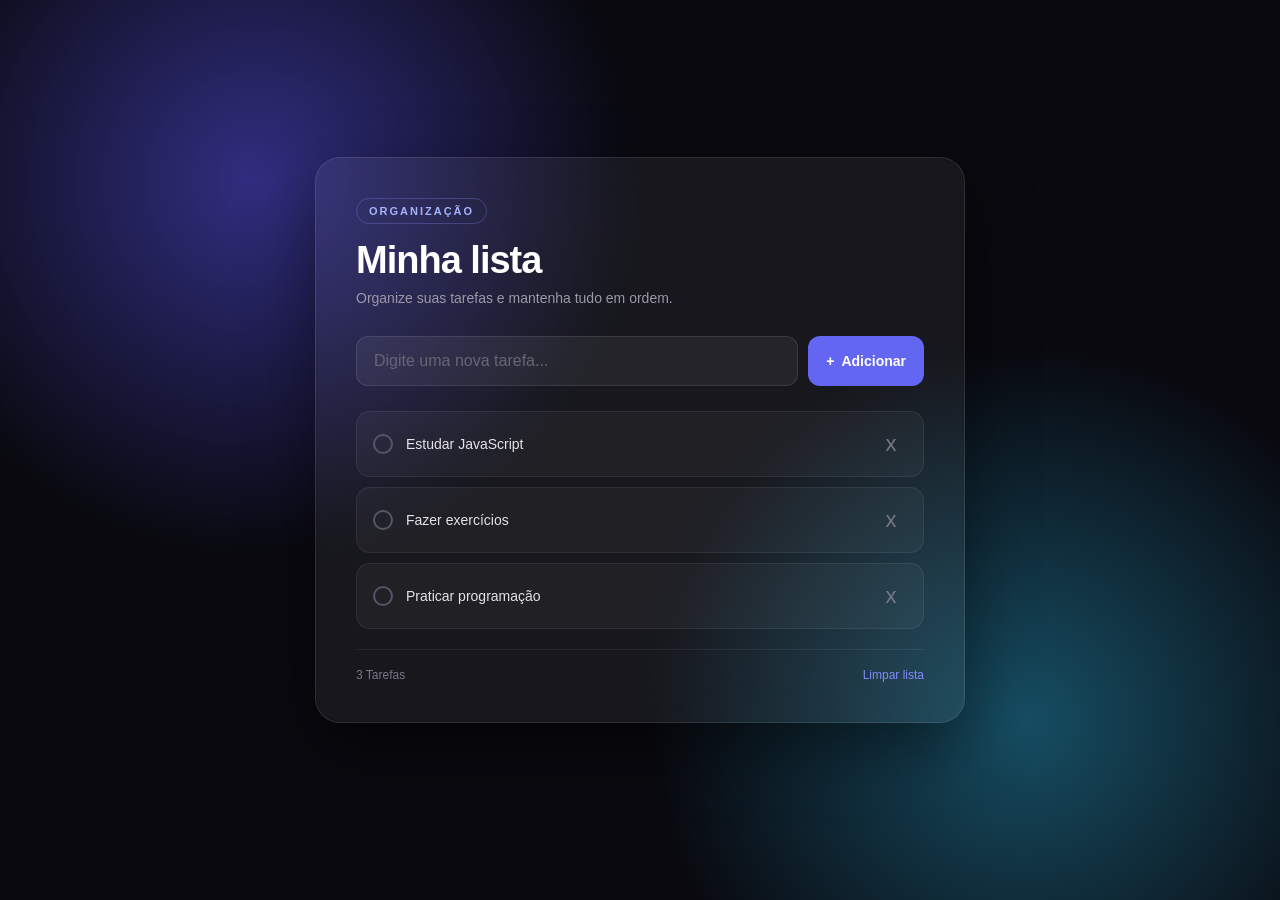
<file: AddList/index.html>
<!DOCTYPE html>
<html lang="pt-BR">

<head>
    <meta charset="UTF-8">
    <meta name="viewport" content="width=device-width, initial-scale=1.0">

    <title>Minha Lista</title>

    <link rel="stylesheet" href="style.css">
</head>

<body>

    <main class="container">

        <section class="lista">

            <div class="cabecalho">
                <span class="tag">ORGANIZAÇÃO</span>

                <h1>Minha lista</h1>

                <p>
                    Organize suas tarefas e mantenha tudo em ordem.
                </p>
            </div>

            <div class="adicionar">

                <input type="text" id="tarefa" placeholder="Digite uma nova tarefa...">

                <button id="btnAdicionar">
                    +
                    <span>Adicionar</span>
                </button>

            </div>

            <div class="tarefas">

                <div class="tarefa">
                    <div class="tarefa-conteudo">
                        <div class="check"></div>

                        <span>Estudar JavaScript</span>
                    </div>

                    <button class="btn-remover">
                        x
                    </button>
                </div>

                <div class="tarefa">
                    <div class="tarefa-conteudo">
                        <div class="check"></div>

                        <span>Fazer exercícios</span>
                    </div>

                    <button class="btn-remover">
                        x
                    </button>
                </div>

                <div class="tarefa">
                    <div class="tarefa-conteudo">
                        <div class="check"></div>

                        <span>Praticar programação</span>
                    </div>

                    <button class="btn-remover">
                        x
                    </button>
                </div>

            </div>

            <footer class="rodape">
                <span id="task">3 Tarefas</span>

                <button id="limpar">
                    Limpar lista
                </button>
            </footer>

        </section>

    </main>

    <script src="script.js"></script>
</body>

</html>
</file>
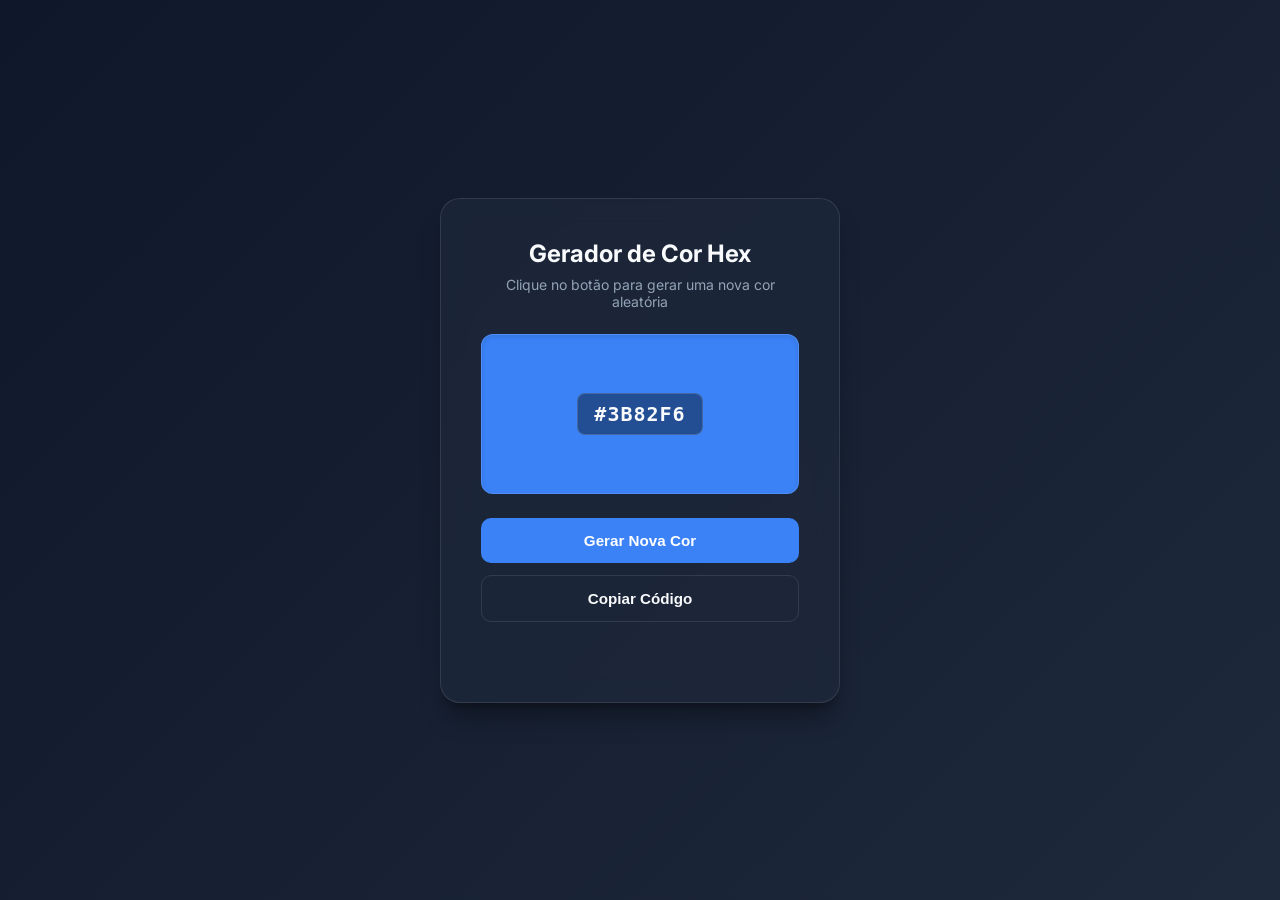
<file: color-gerenator/index.html>
<!DOCTYPE html>
<html lang="pt-BR">
<head>
    <meta charset="UTF-8">
    <meta name="viewport" content="width=device-width, initial-scale=1.0">
    <title>Gerador de Cor Hexadecimal</title>
    <link rel="stylesheet" href="style.css">
    <!-- Google Fonts -->
    <link rel="preconnect" href="https://fonts.googleapis.com">
    <link rel="preconnect" href="https://fonts.gstatic.com" crossorigin>
    <link href="https://fonts.googleapis.com/css2?family=Inter:wght@400;500;600;700&display=swap" rel="stylesheet">
</head>
<body>

    <main class="card">
        <header class="card-header">
            <h1>Gerador de Cor Hex</h1>
            <p>Clique no botão para gerar uma nova cor aleatória</p>
        </header>

        <!-- Caixa que exibirá a cor de fundo dinâmica -->
        <div class="color-display" id="colorDisplay">
            <span class="hex-code" id="hexCode">#3B82F6</span>
        </div>

        <div class="card-actions">
            <button class="btn btn-primary" id="generateBtn">Gerar Nova Cor</button>
            <button class="btn btn-secondary" id="copyBtn">Copiar Código</button>
        </div>

        <!-- Mensagem de feedback opcional para a cópia -->
        <span class="copy-feedback" id="copyFeedback">Copiado para a área de transferência!</span>
    </main>

    <script src="script.js"></script>

</body>
</html>
</file>
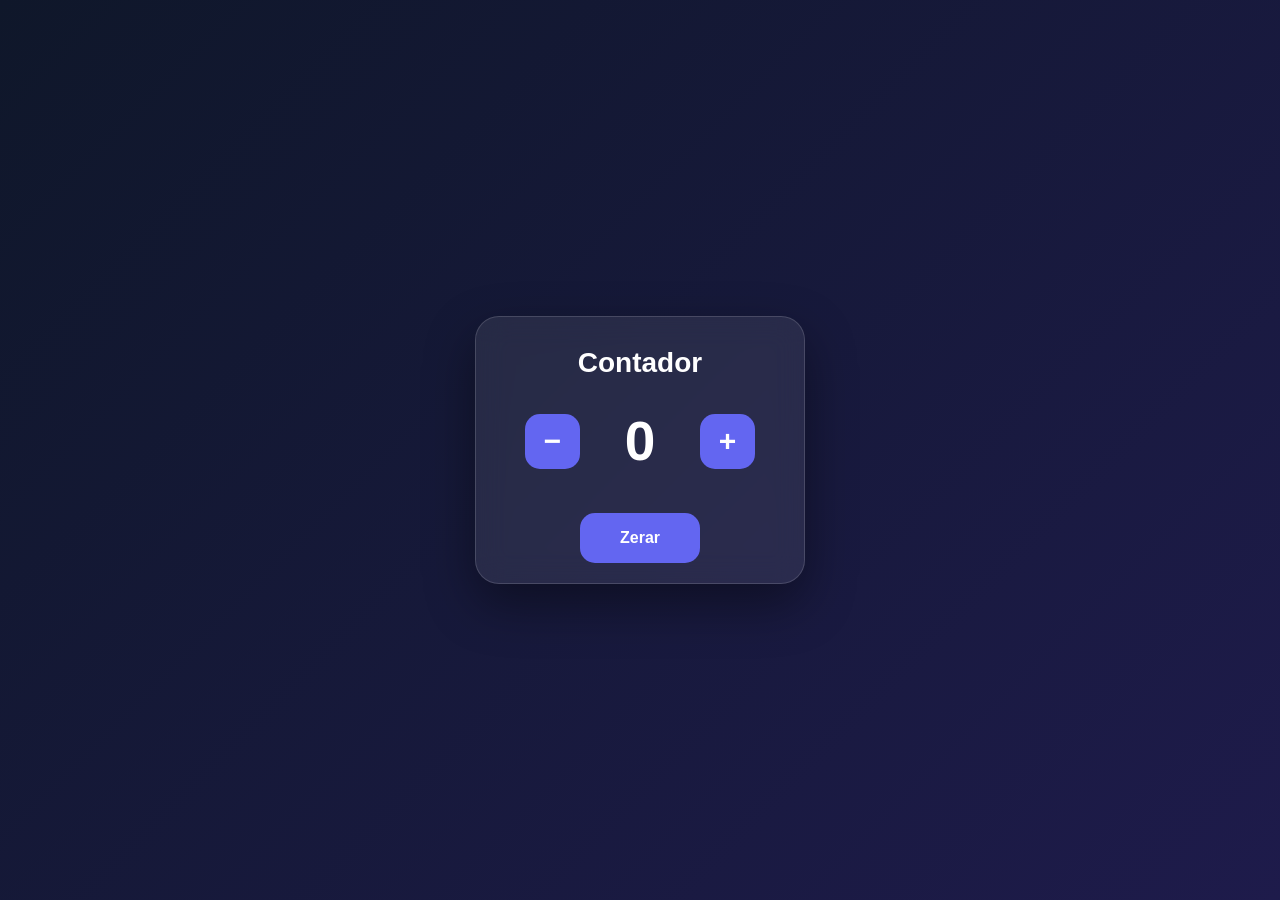
<file: Contador/index.html>
<!DOCTYPE html>
<html lang="pt-BR">

<head>
    <meta charset="UTF-8">
    <meta name="viewport" content="width=device-width, initial-scale=1.0">

    <title>Contador</title>

    <link rel="stylesheet" href="main.css">
</head>

<body>


    <div class="contador">
        <h1>Contador</h1>

        <div class="controle">
            <button id="menos">−</button>

            <span id="numero">0</span>

            <button id="mais">+</button>
        </div>
        <button id="btn-reset">Zerar</button>
    </div>

    <script src="main.js"></script>

</body>

</html>
</file>
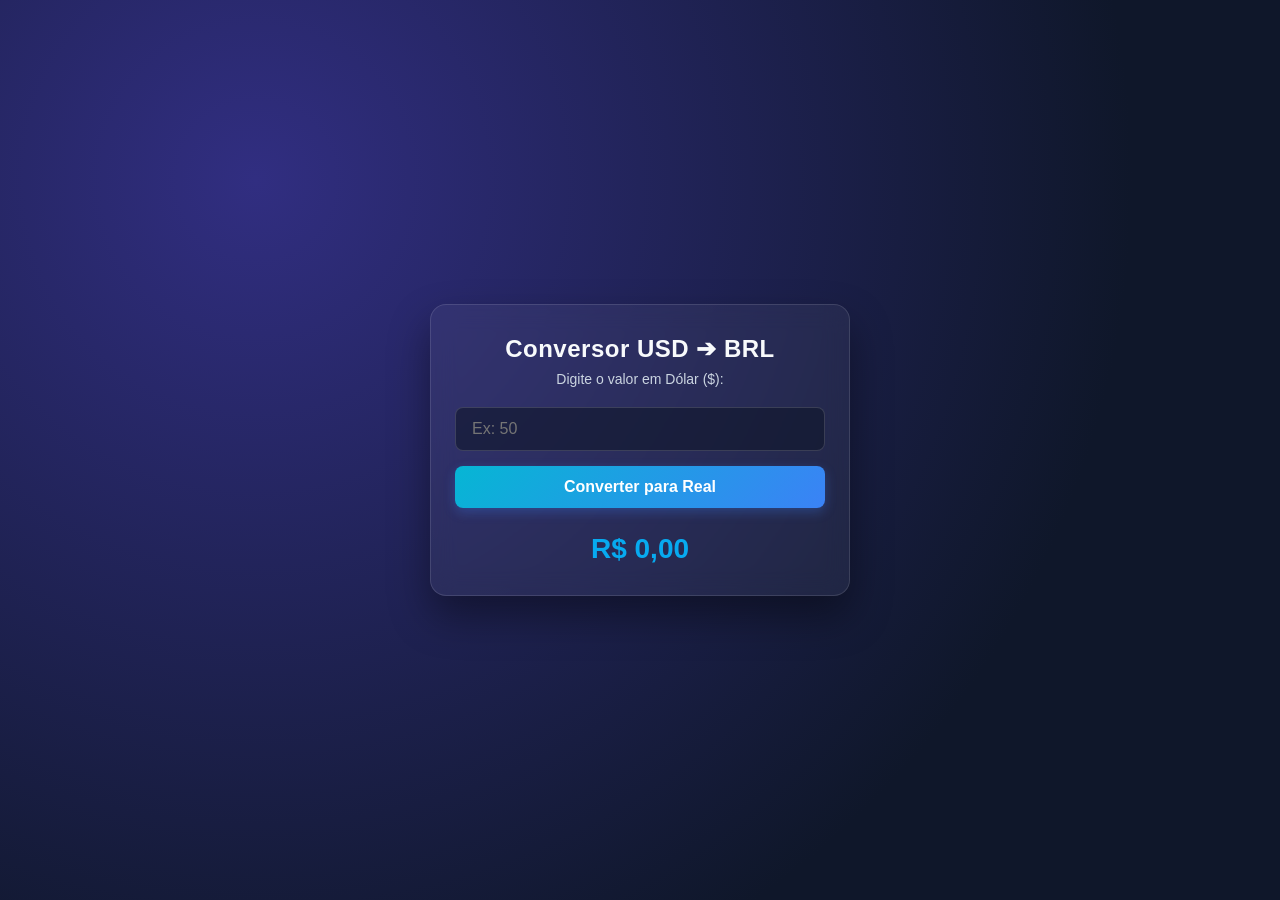
<file: conversor/index.html>
<!DOCTYPE html>
<html lang="pt-BR">
<head>
    <meta charset="UTF-8">
    <!-- ESSA TAG É OBRIGATÓRIA PARA CELULARES -->
    <meta name="viewport" content="width=device-width, initial-scale=1.0">
    <link rel="stylesheet" href="style.css">
    <title>Conversor de Moedas</title>
</head>
<body>

    <div class="card">
        <h2>Conversor USD ➔ BRL</h2>
        <p>Digite o valor em Dólar ($):</p>
        
        <input type="number" id="valor-dolar" placeholder="Ex: 50" step="0.01">
        <button id="btn-converter">Converter para Real</button>

        <div id="resultado">R$ 0,00</div>
    </div>

    <script src="javascript.js"></script>
</body>
</html>
</file>
<file: AddList/style.css>
* {
    margin: 0;
    padding: 0;
    box-sizing: border-box;
}

body {
    min-height: 100vh; /* Alterado de 50vh para 100vh */

    display: flex;
    align-items: center;
    flex-direction: column;
    justify-content: center; /* Mudado de center para flex-start para não cortar o topo se a lista crescer */
    padding: 0px 0px 10px 0px; /* Dá um respiro embaixo da página */

    font-family: Arial, sans-serif;

    background:
        radial-gradient(circle at 20% 20%,
            #312e81,
            transparent 30%),
        radial-gradient(circle at 80% 80%,
            #164e63,
            transparent 30%),
        #09090f;

    background-repeat: no-repeat;
    background-size: cover; /* Garante que o fundo cubra toda a extensão */
    color: white;
}

/*========================= */


.container {
    width: 100%;
    max-width: 650px;
    /* max-height: 560px; <-- REMOVA OU COMENTE ESSA LINHA PARA A CAIXA CRESCER */
    margin-top: 10px;
    margin-bottom: 20px;
}

.lista {
    padding: 40px;

    border: 1px solid rgba(255, 255, 255, 0.1);

    border-radius: 25px;

    background: rgba(255, 255, 255, 0.06);

    backdrop-filter: blur(20px);

    box-shadow:
        0 25px 70px rgba(0, 0, 0, 0.45);
}

/* CABEÇALHO */

.cabecalho {
    margin-bottom: 30px;
}

.tag {
    display: inline-block;

    margin-bottom: 15px;
    padding: 6px 12px;

    border: 1px solid rgba(129, 140, 248, 0.3);

    border-radius: 50px;

    color: #a5b4fc;

    font-size: 11px;
    font-weight: bold;

    letter-spacing: 2px;
}

.cabecalho h1 {
    margin-bottom: 8px;

    font-size: 38px;

    letter-spacing: -1px;
}

.cabecalho p {
    color: #9999a8;

    font-size: 14px;
}

/* ÁREA DE ADICIONAR */

.adicionar {
    display: flex;

    gap: 10px;

    margin-bottom: 25px;
}

.adicionar input {
    flex: 1;

    min-width: 0;

    padding: 15px 17px;

    border: 1px solid rgba(255, 255, 255, 0.1);

    border-radius: 12px;

    outline: none;

    background: rgba(255, 255, 255, 0.06);

    color: white;

    font-size: 16px;

    transition: 0.2s;
}

.adicionar input::placeholder {
    color: #666675;
}

.adicionar input:focus {
    border-color: #6366f1;

    box-shadow:
        0 0 0 3px rgba(99, 102, 241, 0.12);
}

.adicionar button {
    display: flex;
    align-items: center;
    justify-content: center;

    gap: 7px;

    padding: 0 18px;

    border: none;

    border-radius: 12px;

    background: #6366f1;

    color: white;

    font-size: 14px;
    font-weight: bold;

    cursor: pointer;

    transition: 0.2s;
}

.adicionar button:first-letter {
    font-size: 22px;
}

.adicionar button:hover {
    background: #818cf8;

    transform: translateY(-1px);
}

/* TAREFAS */

.tarefas {
    display: flex;

    flex-direction: column;

    gap: 10px;
}

.tarefa {
    display: flex;

    align-items: center;
    justify-content: space-between;

    padding: 16px;

    border: 1px solid rgba(255, 255, 255, 0.07);

    border-radius: 14px;

    background: rgba(255, 255, 255, 0.04);

    transition: 0.2s;
}

.tarefa:hover {
    background: rgba(255, 255, 255, 0.07);

    transform: translateX(3px);
}

.tarefa-conteudo {
    display: flex;

    align-items: center;

    gap: 13px;
}

.tarefa-conteudo span {
    color: #e4e4e7;

    font-size: 14px;
}

/* CHECK */

.check {
    width: 20px;
    height: 20px;

    border: 2px solid #555568;

    border-radius: 50%;

    cursor: pointer;

    transition: 0.2s;
}

.check:hover {
    border-color: #818cf8;

    background: rgba(129, 140, 248, 0.15);
}

/* Quando a tarefa estiver concluída, muda a cor do check e risca o texto */
.tarefa.concluida .check {
    background-color: #06f30e; /* Muda a cor do check para verde */
    box-shadow: 0px 00px 20px 2px #06f30e;
    border-color: #06f30e;
}

.tarefa.concluida span {
    text-decoration: line-through; /* Risca o texto */
    color: #888; /* Deixa o texto mais cinza */
}

/* BOTÃO REMOVER */

.btn-remover {
    width: 32px;
    height: 32px;

    border: none;

    border-radius: 8px;

    background: transparent;

    color: #777788;

    font-size: 22px;

    cursor: pointer;

    transition: 0.2s;
}

.btn-remover:hover {
    background: rgba(239, 68, 68, 0.12);

    color: #f87171;
}

/* RODAPÉ */

.rodape {
    display: flex;

    align-items: center;
    justify-content: space-between;

    margin-top: 20px;
    padding-top: 18px;

    border-top: 1px solid rgba(255, 255, 255, 0.07);

    color: #777788;

    font-size: 12px;
}

#limpar {
    border: none;

    background: transparent;

    color: #818cf8;

    font-size: 12px;

    cursor: pointer;
}

#limpar:hover {
    color: #a5b4fc;
}

/* RESPONSIVO */

@media (max-width: 550px) {

    .container {
        padding: 15px;
    }

    .lista {
        padding: 25px 20px;
    }

    .cabecalho h1 {
        font-size: 32px;
    }

    .adicionar {
        flex-direction: column;
    }

    .adicionar button {
        min-height: 48px;
    }
}
</file>
<file: color-gerenator/style.css>
/* Variáveis e Configurações Globais */
:root {
    --bg-gradient: linear-gradient(135deg, #0f172a 0%, #1e293b 100%);
    --card-bg: rgba(30, 41, 59, 0.7);
    --border-color: rgba(255, 255, 255, 0.1);
    --text-primary: #f8fafc;
    --text-secondary: #94a3b8;
    --accent: #3b82f6;
    --accent-hover: #2563eb;
    --transition: all 0.3s cubic-bezier(0.4, 0, 0.2, 1);
}

* {
    margin: 0;
    padding: 0;
    box-sizing: border-box;
}

body {
    font-family: 'Inter', sans-serif;
    background: var(--bg-gradient);
    color: var(--text-primary);
    min-height: 100vh;
    display: flex;
    justify-content: center;
    align-items: center;
    padding: 1rem;
}

/* Container do Cartão (Glassmorphism) */
.card {
    background: var(--card-bg);
    backdrop-filter: blur(12px);
    -webkit-backdrop-filter: blur(12px);
    border: 1px solid var(--border-color);
    border-radius: 20px;
    padding: 2.5rem;
    width: 100%;
    max-width: 400px;
    box-shadow: 0 20px 25px -5px rgba(0, 0, 0, 0.3), 
                0 8px 10px -6px rgba(0, 0, 0, 0.3);
    display: flex;
    flex-direction: column;
    gap: 1.5rem;
    animation: fadeIn 0.6s ease-out;
}

/* Cabeçalho */
.card-header {
    text-align: center;
}

.card-header h1 {
    font-size: 1.5rem;
    font-weight: 700;
    margin-bottom: 0.5rem;
}

.card-header p {
    font-size: 0.875rem;
    color: var(--text-secondary);
}

/* Display da Cor */
.color-display {
    width: 100%;
    height: 160px;
    background-color: #3b82f6; /* Valor inicial correspondente ao HTML */
    border-radius: 12px;
    border: 1px solid var(--border-color);
    display: flex;
    justify-content: center;
    align-items: center;
    box-shadow: inset 0 2px 4px rgba(0, 0, 0, 0.1);
    transition: background-color 0.4s ease;
}

.hex-code {
    background: rgba(0, 0, 0, 0.4);
    backdrop-filter: blur(4px);
    padding: 0.5rem 1rem;
    border-radius: 8px;
    font-family: monospace;
    font-size: 1.25rem;
    font-weight: 600;
    letter-spacing: 1px;
    border: 1px solid rgba(255, 255, 255, 0.15);
}

/* Ações / Botões */
.card-actions {
    display: flex;
    flex-direction: column;
    gap: 0.75rem;
}

.btn {
    width: 100%;
    padding: 0.875rem;
    border-radius: 10px;
    font-size: 0.95rem;
    font-weight: 600;
    cursor: pointer;
    border: none;
    transition: var(--transition);
}

.btn-primary {
    background-color: var(--accent);
    color: white;
}

.btn-primary:hover {
    background-color: var(--accent-hover);
    transform: translateY(-2px);
    box-shadow: 0 4px 12px rgba(59, 130, 246, 0.4);
}

.btn-secondary {
    background: transparent;
    color: var(--text-primary);
    border: 1px solid var(--border-color);
}

.btn-secondary:hover {
    background: rgba(255, 255, 255, 0.05);
    border-color: rgba(255, 255, 255, 0.2);
}

/* Feedback de cópia (Dica: você pode alternar a opacidade ou classe no JS) */
.copy-feedback {
    text-align: center;
    font-size: 0.75rem;
    color: #10b981;
    opacity: 0;
    transition: opacity 0.3s ease;
    height: 1rem;
}

/* Animação inicial */
@keyframes fadeIn {
    from {
        opacity: 0;
        transform: translateY(15px);
    }
    to {
        opacity: 1;
        transform: translateY(0);
    }
}
</file>
<file: Contador/main.css>
* {
    margin: 0;
    padding: 0;
    box-sizing: border-box;
}

body {
    width: 100%;
    height: 100vh;
    touch-action: manipulation;
    font-family: Arial, sans-serif;
    background: linear-gradient(135deg, #0f172a, #1e1b4b);
    color: white;
}


/* =========================
   CONTADOR
========================= */

.contador {
    position: absolute;
    top: 50%;
    left: 50%;
    transform: translate(-50%, -50%);
    width: 330px;
    padding: 30px 30px 20px 30px;
    text-align: center;
    background: rgba(255, 255, 255, 0.08);
    border: 1px solid rgba(255, 255, 255, 0.15);
    border-radius: 24px;
    box-shadow: 0 20px 50px rgba(0, 0, 0, 0.4);
    backdrop-filter: blur(15px);
}


/* TÍTULO */

.contador h1 {
    margin-bottom: 30px;
    font-size: 28px;
}


/* =========================
   CONTROLES
========================= */

.controle {
    display: flex;
    align-items: center;
    justify-content: center;
    gap: 25px;
}


.controle button {
    width: 55px;
    height: 55px;
    border: none;
    border-radius: 15px;
    background: #6366f1;
    color: white;
    font-size: 30px;
    font-weight: bold;
    cursor: pointer;
    transition: 0.2s;
}

#btn-reset {
    width: 120px;
    height: 50px;
    border: none;
    margin-top: 40px;
    border-radius: 15px;
    background: #6366f1;
    color: white;
    font-size: 1rem;
    font-weight: bold;
    cursor: pointer;
    transition: 0.2s;
}

.controle button:hover, #btn-reset:hover {
    background: #818cf8;
    transform: scale(1.08);
}

.controle button:active, #btn-reset:active {
    transform: scale(0.95);
}


/* =========================
   NÚMERO
========================= */

#numero {
    min-width: 70px;
    font-size: 55px;
    font-weight: bold;
    color: white;
}
</file>
<file: conversor/style.css>
* {
    margin: 0;
    padding: 0;
    box-sizing: border-box;
    font-family: 'Segoe UI', Tahoma, Geneva, Verdana, sans-serif;
}

body {
    /* Fundo degradê moderno com tons profundos */
    background: radial-gradient(circle at 20% 20%, #312e81, #0f172a 70%), 
                linear-gradient(135deg, #1e1b4b 0%, #030712 100%);
    background-repeat: no-repeat;
    background-attachment: fixed;
    min-height: 100vh;
    min-height: 100dvh;
    display: flex;
    justify-content: center;
    align-items: center;
    color: #f8fafc;
    padding: 16px; /* Reduzido levemente o padding lateral do corpo para dar mais espaço ao card */
}

.card {
    /* Efeito de Vidro (Glassmorphism) */
    background: rgba(255, 255, 255, 0.05);
    backdrop-filter: blur(12px);
    -webkit-backdrop-filter: blur(12px);
    border: 1px solid rgba(255, 255, 255, 0.12);
    border-radius: 16px;
    padding: 30px 24px; /* Padding interno proporcional */
    width: 100%;
    max-width: 420px; /* Aumentado ligeiramente para dar maisrespiro no desktop e mobile largo */
    box-shadow: 0 20px 40px rgba(0, 0, 0, 0.4);
    text-align: center;
}

h2 {
    font-size: 24px;
    margin-bottom: 8px;
    letter-spacing: 0.5px;
}

p {
    font-size: 14px;
    color: #cbd5e1;
    margin-bottom: 20px;
}

input {
    width: 100%;
    padding: 12px 16px;
    font-size: 16px;
    background: rgba(15, 23, 42, 0.6);
    border: 1px solid rgba(255, 255, 255, 0.15);
    border-radius: 8px;
    color: #fff;
    outline: none;
    transition: all 0.3s ease;
    margin-bottom: 15px;
}

input:focus {
    border-color: #38bdf8;
    box-shadow: 0 0 10px rgba(56, 189, 248, 0.3);
}

/* Para Chrome, Safari, Edge e Opera */
input::-webkit-outer-spin-button,
input::-webkit-inner-spin-button {
    -webkit-appearance: none;
    margin: 0;
}

/* Para Firefox */
input[type=number] {
    -moz-appearance: textfield;
}

button {
    width: 100%;
    padding: 12px;
    font-size: 16px;
    font-weight: 600;
    background: linear-gradient(135deg, #06b6d4 0%, #3b82f6 100%);
    color: white;
    border: none;
    border-radius: 8px;
    cursor: pointer;
    transition: all 0.3s ease;
    box-shadow: 0 4px 12px rgba(59, 130, 246, 0.3);
}

button:hover {
    transform: translateY(-2px);
    box-shadow: 0 6px 16px rgba(59, 130, 246, 0.5);
}

button:active {
    transform: translateY(0);
}

#resultado {
    font-size: 28px;
    font-weight: bold;
    margin-top: 25px;
    color: #07aaf0;
}
</file>
